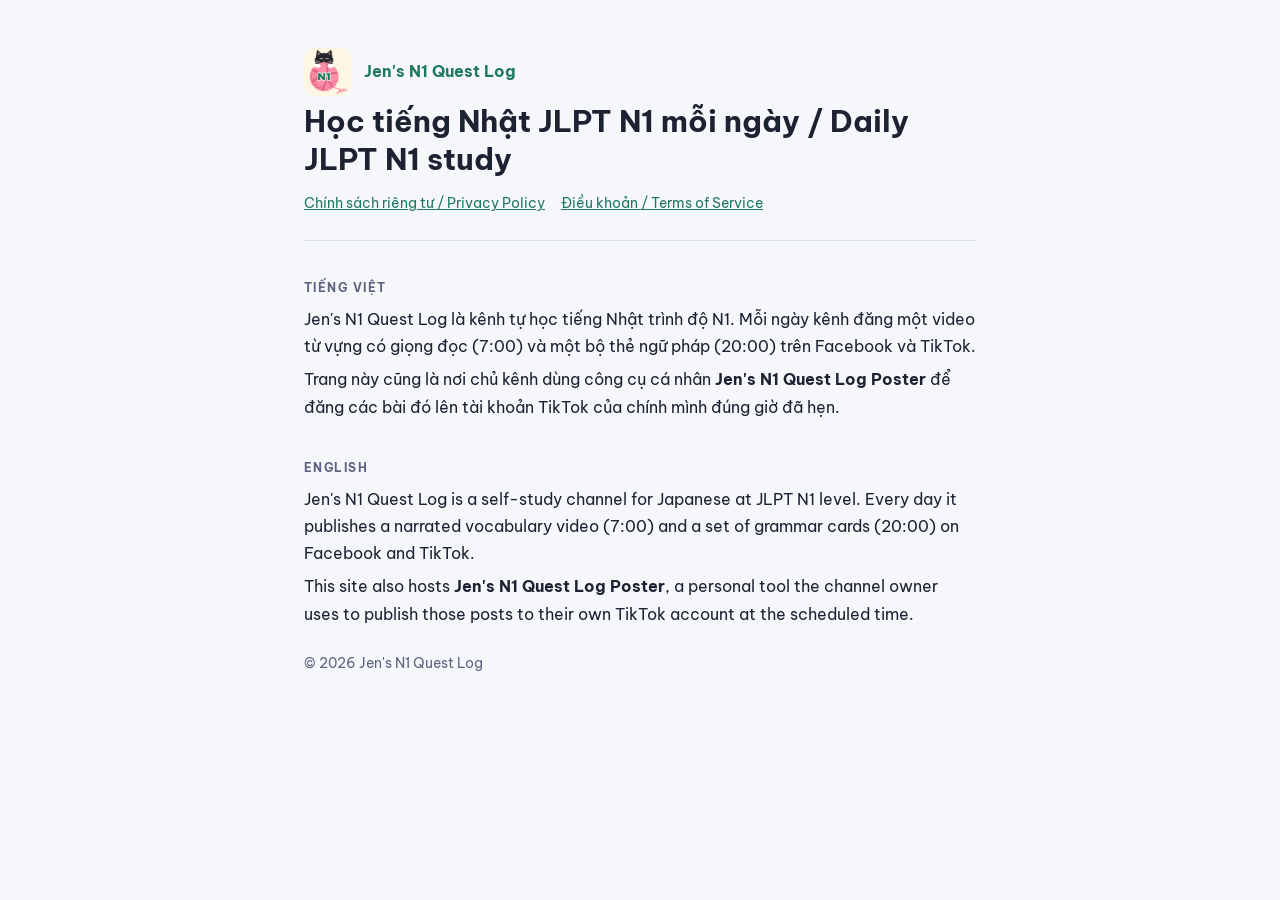
<file: index.html>
<!doctype html>
<html lang="vi">
<head>
<meta charset="utf-8">
<meta name="viewport" content="width=device-width,initial-scale=1">
<title>Jen's N1 Quest Log</title>
<link rel="icon" href="icon.png">
<link rel="stylesheet" href="https://fonts.googleapis.com/css2?family=Be+Vietnam+Pro:wght@400;600;700&display=swap">
<link rel="stylesheet" href="style.css">
</head>
<body>
<div class="wrap">
  <header>
    <div class="brand"><img src="icon.png" alt="">Jen's N1 Quest Log</div>
    <h1>Học tiếng Nhật JLPT N1 mỗi ngày / Daily JLPT N1 study</h1>
    <nav><a href="privacy.html">Chính sách riêng tư / Privacy Policy</a><a href="terms.html">Điều khoản / Terms of Service</a></nav>
  </header>
  <section>
    <span class="lang">Tiếng Việt</span>
    <p>Jen's N1 Quest Log là kênh tự học tiếng Nhật trình độ N1. Mỗi ngày kênh đăng một video từ vựng có giọng đọc (7:00) và một bộ thẻ ngữ pháp (20:00) trên Facebook và TikTok.</p>
    <p>Trang này cũng là nơi chủ kênh dùng công cụ cá nhân <strong>Jen's N1 Quest Log Poster</strong> để đăng các bài đó lên tài khoản TikTok của chính mình đúng giờ đã hẹn.</p>
  </section>
  <section>
    <span class="lang">English</span>
    <p>Jen's N1 Quest Log is a self-study channel for Japanese at JLPT N1 level. Every day it publishes a narrated vocabulary video (7:00) and a set of grammar cards (20:00) on Facebook and TikTok.</p>
    <p>This site also hosts <strong>Jen's N1 Quest Log Poster</strong>, a personal tool the channel owner uses to publish those posts to their own TikTok account at the scheduled time.</p>
  </section>
  <footer>© 2026 Jen's N1 Quest Log</footer>
</div>
</body>
</html>
</file>
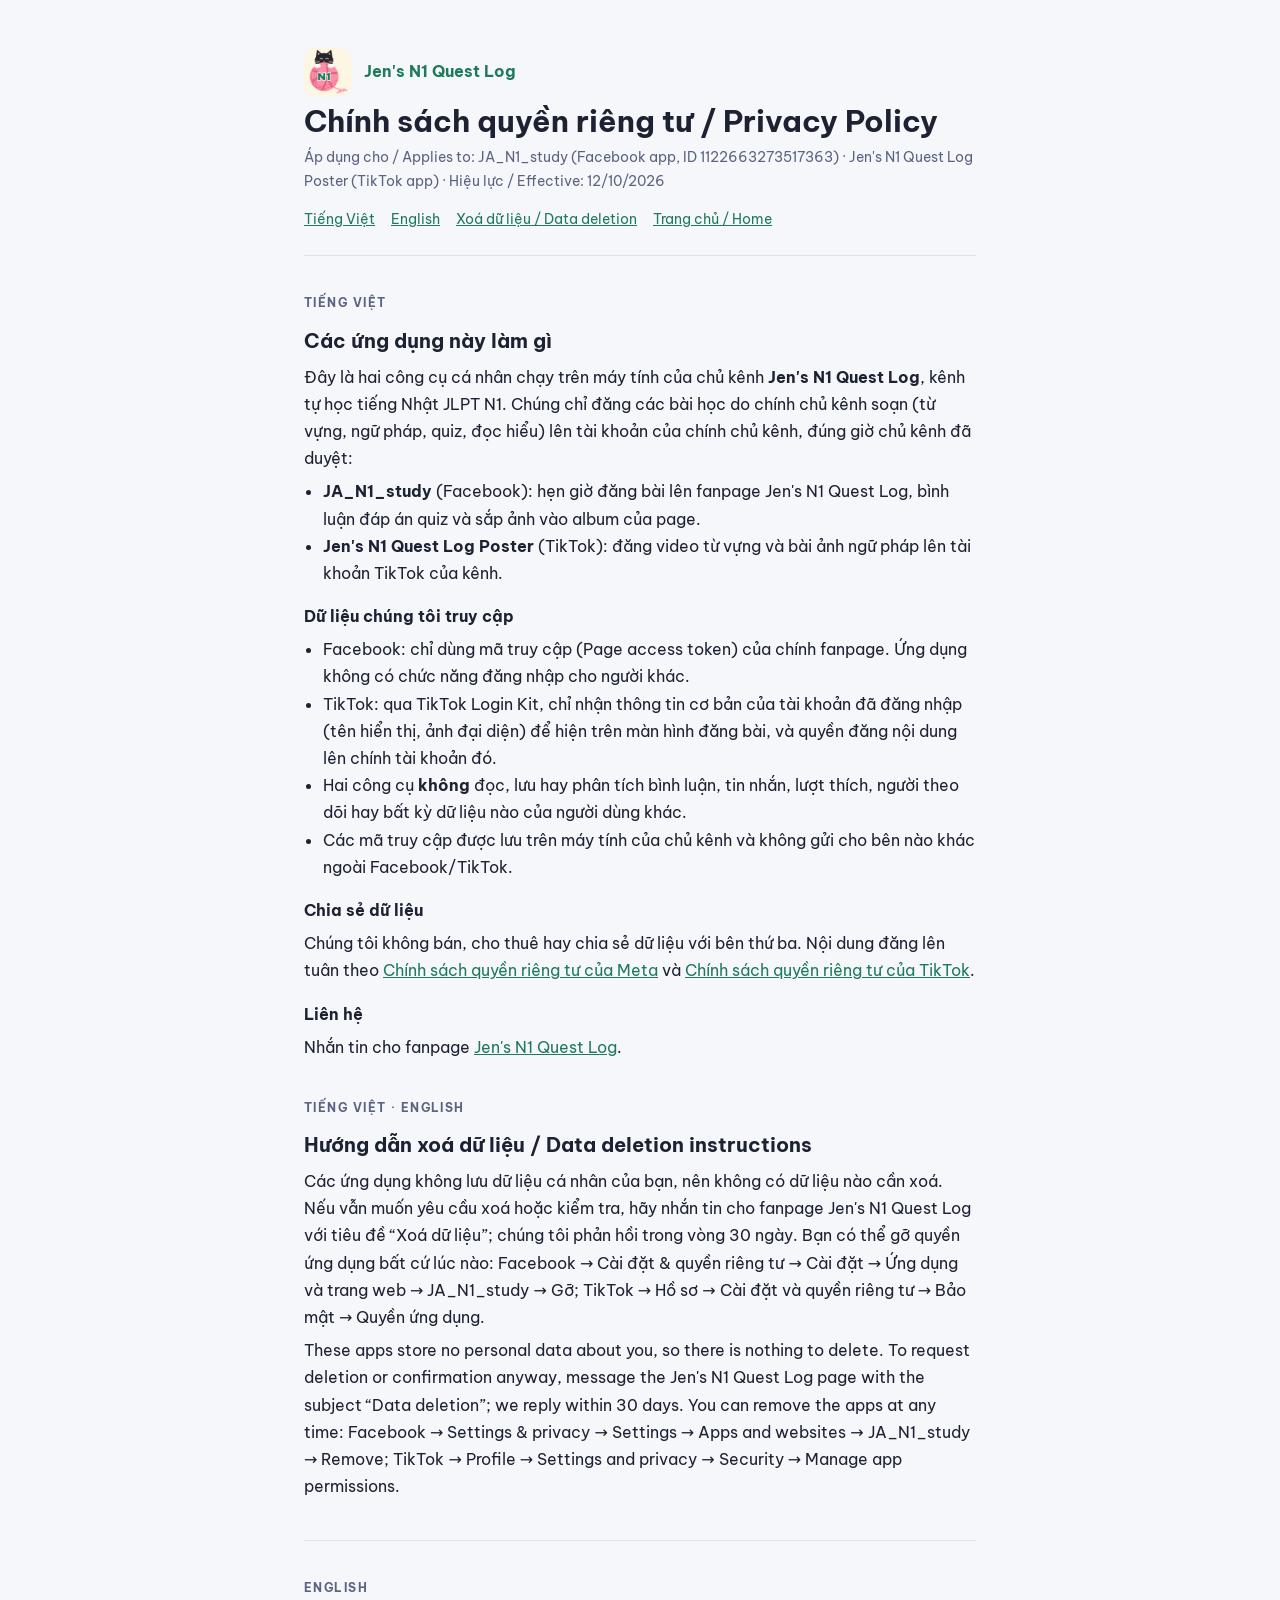
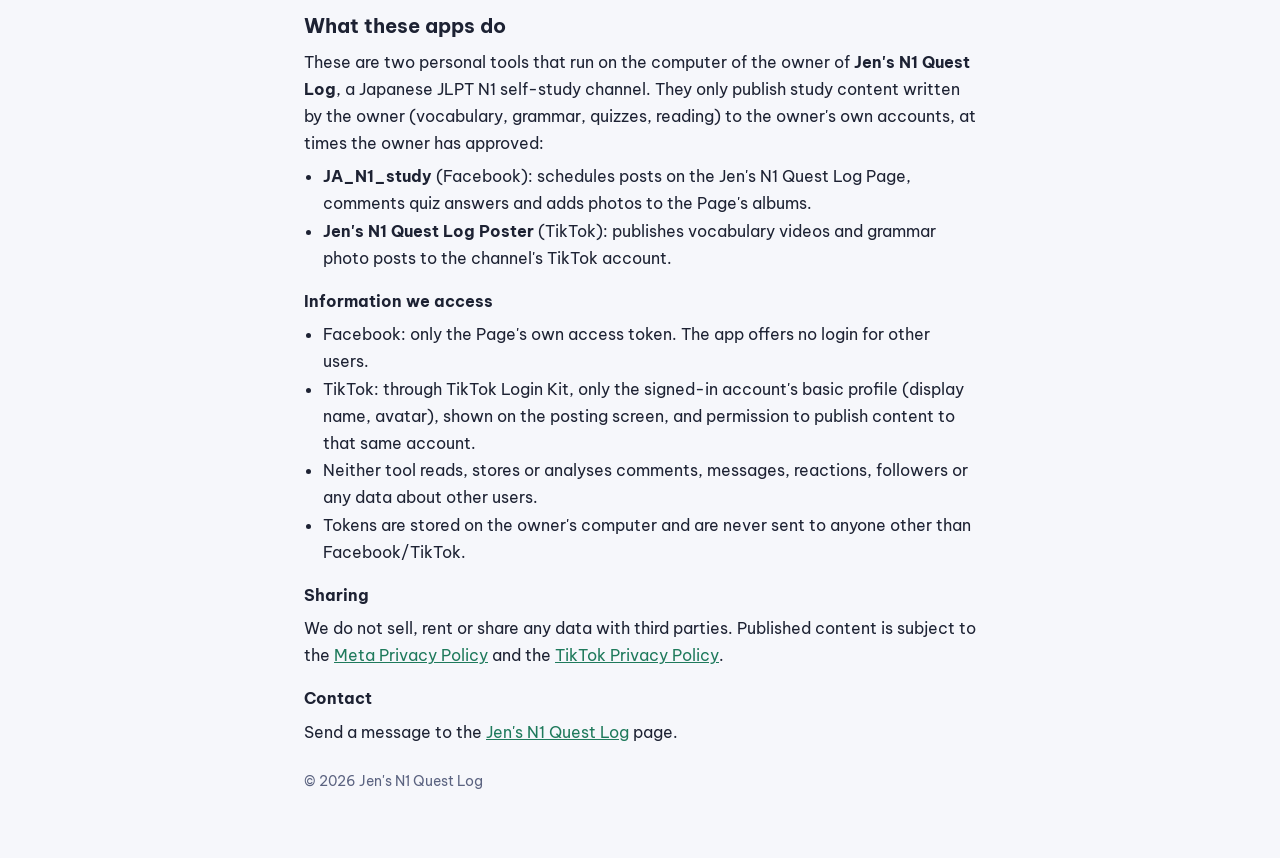
<file: privacy.html>
<!doctype html>
<html lang="vi">
<head>
<meta charset="utf-8">
<meta name="viewport" content="width=device-width,initial-scale=1">
<title>Privacy Policy</title>
<link rel="icon" href="icon.png">
<link rel="stylesheet" href="https://fonts.googleapis.com/css2?family=Be+Vietnam+Pro:wght@400;600;700&display=swap">
<link rel="stylesheet" href="style.css">
</head>
<body>
<div class="wrap">
  <header>
    <div class="brand"><img src="icon.png" alt="">Jen's N1 Quest Log</div>
    <h1>Chính sách quyền riêng tư / Privacy Policy</h1>
    <p class="meta">Áp dụng cho / Applies to: JA_N1_study (Facebook app, ID 1122663273517363) · Jen's N1 Quest Log Poster (TikTok app) · Hiệu lực / Effective: 12/10/2026</p>
    <nav><a href="#tieng-viet">Tiếng Việt</a><a href="#english">English</a><a href="#xoa-du-lieu">Xoá dữ liệu / Data deletion</a><a href="index.html">Trang chủ / Home</a></nav>
  </header>

  <section id="tieng-viet">
    <span class="lang">Tiếng Việt</span>
    <h2>Các ứng dụng này làm gì</h2>
    <p>Đây là hai công cụ cá nhân chạy trên máy tính của chủ kênh <strong>Jen's N1 Quest Log</strong>, kênh tự học tiếng Nhật JLPT N1. Chúng chỉ đăng các bài học do chính chủ kênh soạn (từ vựng, ngữ pháp, quiz, đọc hiểu) lên tài khoản của chính chủ kênh, đúng giờ chủ kênh đã duyệt:</p>
    <ul>
      <li><strong>JA_N1_study</strong> (Facebook): hẹn giờ đăng bài lên fanpage Jen's N1 Quest Log, bình luận đáp án quiz và sắp ảnh vào album của page.</li>
      <li><strong>Jen's N1 Quest Log Poster</strong> (TikTok): đăng video từ vựng và bài ảnh ngữ pháp lên tài khoản TikTok của kênh.</li>
    </ul>
    <h3>Dữ liệu chúng tôi truy cập</h3>
    <ul>
      <li>Facebook: chỉ dùng mã truy cập (Page access token) của chính fanpage. Ứng dụng không có chức năng đăng nhập cho người khác.</li>
      <li>TikTok: qua TikTok Login Kit, chỉ nhận thông tin cơ bản của tài khoản đã đăng nhập (tên hiển thị, ảnh đại diện) để hiện trên màn hình đăng bài, và quyền đăng nội dung lên chính tài khoản đó.</li>
      <li>Hai công cụ <strong>không</strong> đọc, lưu hay phân tích bình luận, tin nhắn, lượt thích, người theo dõi hay bất kỳ dữ liệu nào của người dùng khác.</li>
      <li>Các mã truy cập được lưu trên máy tính của chủ kênh và không gửi cho bên nào khác ngoài Facebook/TikTok.</li>
    </ul>
    <h3>Chia sẻ dữ liệu</h3>
    <p>Chúng tôi không bán, cho thuê hay chia sẻ dữ liệu với bên thứ ba. Nội dung đăng lên tuân theo <a href="https://www.facebook.com/privacy/policy/" rel="noopener">Chính sách quyền riêng tư của Meta</a> và <a href="https://www.tiktok.com/legal/privacy-policy" rel="noopener">Chính sách quyền riêng tư của TikTok</a>.</p>
    <h3>Liên hệ</h3>
    <p>Nhắn tin cho fanpage <a href="https://www.facebook.com/451516738258596" rel="noopener">Jen's N1 Quest Log</a>.</p>
  </section>

  <section id="xoa-du-lieu">
    <span class="lang">Tiếng Việt · English</span>
    <h2>Hướng dẫn xoá dữ liệu / Data deletion instructions</h2>
    <p>Các ứng dụng không lưu dữ liệu cá nhân của bạn, nên không có dữ liệu nào cần xoá. Nếu vẫn muốn yêu cầu xoá hoặc kiểm tra, hãy nhắn tin cho fanpage Jen's N1 Quest Log với tiêu đề “Xoá dữ liệu”; chúng tôi phản hồi trong vòng 30 ngày. Bạn có thể gỡ quyền ứng dụng bất cứ lúc nào: Facebook → Cài đặt &amp; quyền riêng tư → Cài đặt → Ứng dụng và trang web → JA_N1_study → Gỡ; TikTok → Hồ sơ → Cài đặt và quyền riêng tư → Bảo mật → Quyền ứng dụng.</p>
    <p>These apps store no personal data about you, so there is nothing to delete. To request deletion or confirmation anyway, message the Jen's N1 Quest Log page with the subject “Data deletion”; we reply within 30 days. You can remove the apps at any time: Facebook → Settings &amp; privacy → Settings → Apps and websites → JA_N1_study → Remove; TikTok → Profile → Settings and privacy → Security → Manage app permissions.</p>
  </section>

  <hr>

  <section id="english">
    <span class="lang">English</span>
    <h2>What these apps do</h2>
    <p>These are two personal tools that run on the computer of the owner of <strong>Jen's N1 Quest Log</strong>, a Japanese JLPT N1 self-study channel. They only publish study content written by the owner (vocabulary, grammar, quizzes, reading) to the owner's own accounts, at times the owner has approved:</p>
    <ul>
      <li><strong>JA_N1_study</strong> (Facebook): schedules posts on the Jen's N1 Quest Log Page, comments quiz answers and adds photos to the Page's albums.</li>
      <li><strong>Jen's N1 Quest Log Poster</strong> (TikTok): publishes vocabulary videos and grammar photo posts to the channel's TikTok account.</li>
    </ul>
    <h3>Information we access</h3>
    <ul>
      <li>Facebook: only the Page's own access token. The app offers no login for other users.</li>
      <li>TikTok: through TikTok Login Kit, only the signed-in account's basic profile (display name, avatar), shown on the posting screen, and permission to publish content to that same account.</li>
      <li>Neither tool reads, stores or analyses comments, messages, reactions, followers or any data about other users.</li>
      <li>Tokens are stored on the owner's computer and are never sent to anyone other than Facebook/TikTok.</li>
    </ul>
    <h3>Sharing</h3>
    <p>We do not sell, rent or share any data with third parties. Published content is subject to the <a href="https://www.facebook.com/privacy/policy/" rel="noopener">Meta Privacy Policy</a> and the <a href="https://www.tiktok.com/legal/privacy-policy" rel="noopener">TikTok Privacy Policy</a>.</p>
    <h3>Contact</h3>
    <p>Send a message to the <a href="https://www.facebook.com/451516738258596" rel="noopener">Jen's N1 Quest Log</a> page.</p>
  </section>

  <footer>© 2026 Jen's N1 Quest Log</footer>
</div>
</body>
</html>
</file>
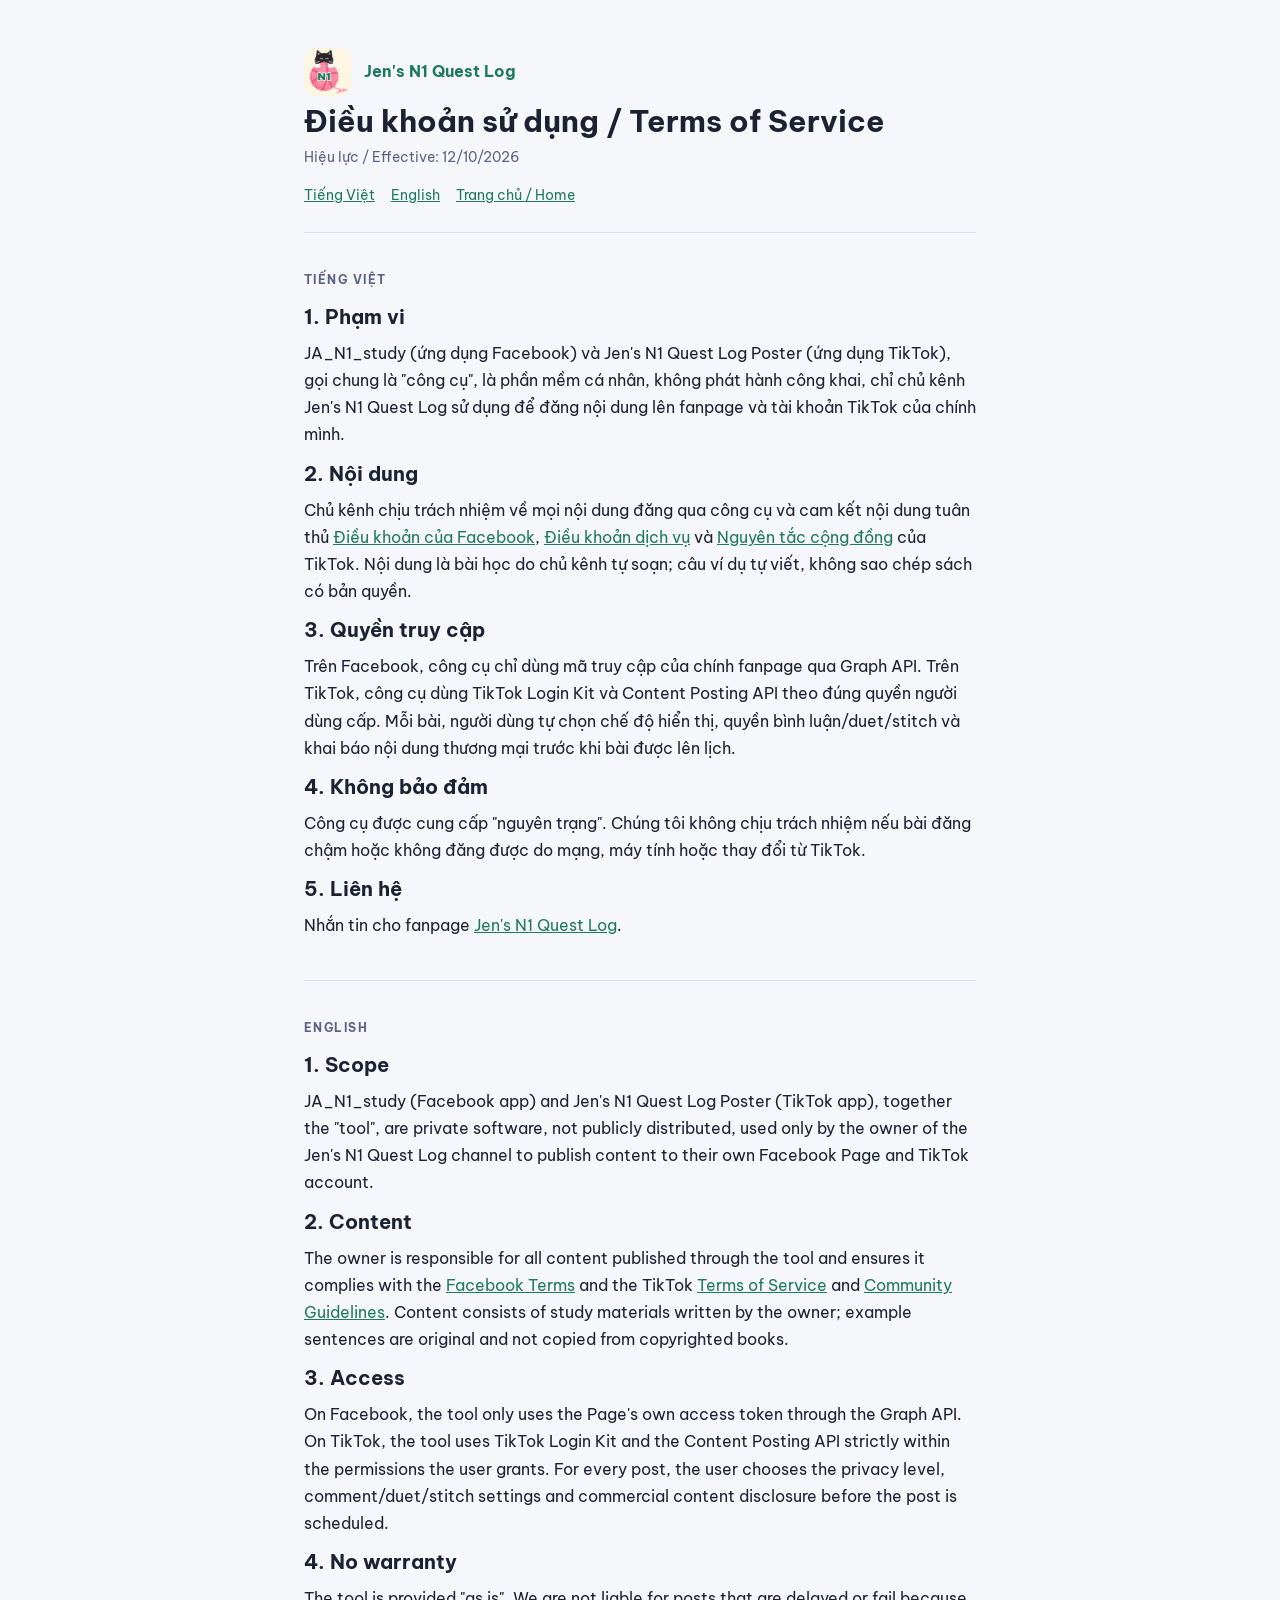
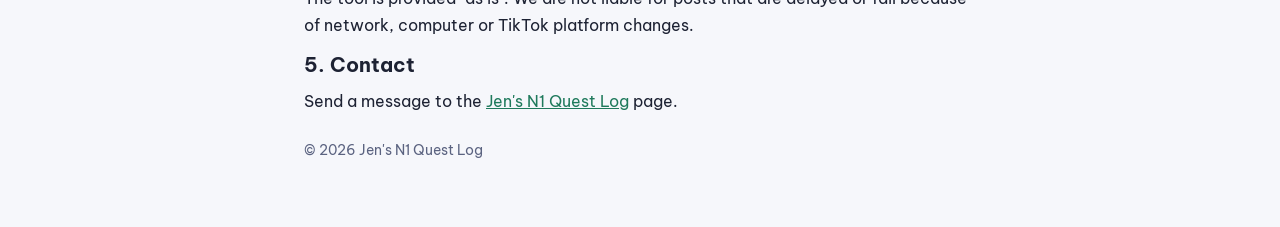
<file: terms.html>
<!doctype html>
<html lang="vi">
<head>
<meta charset="utf-8">
<meta name="viewport" content="width=device-width,initial-scale=1">
<title>Terms of Service</title>
<link rel="icon" href="icon.png">
<link rel="stylesheet" href="https://fonts.googleapis.com/css2?family=Be+Vietnam+Pro:wght@400;600;700&display=swap">
<link rel="stylesheet" href="style.css">
</head>
<body>
<div class="wrap">
  <header>
    <div class="brand"><img src="icon.png" alt="">Jen's N1 Quest Log</div>
    <h1>Điều khoản sử dụng / Terms of Service</h1>
    <p class="meta">Hiệu lực / Effective: 12/10/2026</p>
    <nav><a href="#tieng-viet">Tiếng Việt</a><a href="#english">English</a><a href="index.html">Trang chủ / Home</a></nav>
  </header>

  <section id="tieng-viet">
    <span class="lang">Tiếng Việt</span>
    <h2>1. Phạm vi</h2>
    <p>JA_N1_study (ứng dụng Facebook) và Jen's N1 Quest Log Poster (ứng dụng TikTok), gọi chung là "công cụ", là phần mềm cá nhân, không phát hành công khai, chỉ chủ kênh Jen's N1 Quest Log sử dụng để đăng nội dung lên fanpage và tài khoản TikTok của chính mình.</p>
    <h2>2. Nội dung</h2>
    <p>Chủ kênh chịu trách nhiệm về mọi nội dung đăng qua công cụ và cam kết nội dung tuân thủ <a href="https://www.facebook.com/terms" rel="noopener">Điều khoản của Facebook</a>, <a href="https://www.tiktok.com/legal/terms-of-service" rel="noopener">Điều khoản dịch vụ</a> và <a href="https://www.tiktok.com/community-guidelines" rel="noopener">Nguyên tắc cộng đồng</a> của TikTok. Nội dung là bài học do chủ kênh tự soạn; câu ví dụ tự viết, không sao chép sách có bản quyền.</p>
    <h2>3. Quyền truy cập</h2>
    <p>Trên Facebook, công cụ chỉ dùng mã truy cập của chính fanpage qua Graph API. Trên TikTok, công cụ dùng TikTok Login Kit và Content Posting API theo đúng quyền người dùng cấp. Mỗi bài, người dùng tự chọn chế độ hiển thị, quyền bình luận/duet/stitch và khai báo nội dung thương mại trước khi bài được lên lịch.</p>
    <h2>4. Không bảo đảm</h2>
    <p>Công cụ được cung cấp "nguyên trạng". Chúng tôi không chịu trách nhiệm nếu bài đăng chậm hoặc không đăng được do mạng, máy tính hoặc thay đổi từ TikTok.</p>
    <h2>5. Liên hệ</h2>
    <p>Nhắn tin cho fanpage <a href="https://www.facebook.com/451516738258596" rel="noopener">Jen's N1 Quest Log</a>.</p>
  </section>

  <hr>

  <section id="english">
    <span class="lang">English</span>
    <h2>1. Scope</h2>
    <p>JA_N1_study (Facebook app) and Jen's N1 Quest Log Poster (TikTok app), together the "tool", are private software, not publicly distributed, used only by the owner of the Jen's N1 Quest Log channel to publish content to their own Facebook Page and TikTok account.</p>
    <h2>2. Content</h2>
    <p>The owner is responsible for all content published through the tool and ensures it complies with the <a href="https://www.facebook.com/terms" rel="noopener">Facebook Terms</a> and the TikTok <a href="https://www.tiktok.com/legal/terms-of-service" rel="noopener">Terms of Service</a> and <a href="https://www.tiktok.com/community-guidelines" rel="noopener">Community Guidelines</a>. Content consists of study materials written by the owner; example sentences are original and not copied from copyrighted books.</p>
    <h2>3. Access</h2>
    <p>On Facebook, the tool only uses the Page's own access token through the Graph API. On TikTok, the tool uses TikTok Login Kit and the Content Posting API strictly within the permissions the user grants. For every post, the user chooses the privacy level, comment/duet/stitch settings and commercial content disclosure before the post is scheduled.</p>
    <h2>4. No warranty</h2>
    <p>The tool is provided "as is". We are not liable for posts that are delayed or fail because of network, computer or TikTok platform changes.</p>
    <h2>5. Contact</h2>
    <p>Send a message to the <a href="https://www.facebook.com/451516738258596" rel="noopener">Jen's N1 Quest Log</a> page.</p>
  </section>

  <footer>© 2026 Jen's N1 Quest Log</footer>
</div>
</body>
</html>
</file>
<file: style.css>
:root {
  --bg: #f6f7fb; --paper: #ffffff; --fg: #1d2233; --muted: #5b6380; --line: #dde1ee; --accent: #1f7a5c;
  --f-body: "Be Vietnam Pro", "Segoe UI", system-ui, sans-serif;
  color-scheme: light;
}
@media (prefers-color-scheme: dark) {
  :root { --bg: #12141c; --paper: #1a1d28; --fg: #e6e8f2; --muted: #a0a7c2; --line: #2c3144; --accent: #6fd3a8; color-scheme: dark; }
}
* { box-sizing: border-box; }
body { margin: 0; background: var(--bg); color: var(--fg); font-family: var(--f-body); font-size: 16px; line-height: 1.7; }
.wrap { max-width: 44rem; margin: 0 auto; padding: 48px 16px 64px; }
header { display: grid; gap: 6px; padding-bottom: 24px; border-bottom: 1px solid var(--line); }
.brand { display: flex; align-items: center; gap: 12px; color: var(--accent); font-weight: 700; }
.brand img { width: 48px; height: 48px; border-radius: 12px; }
h1 { font-size: 1.9rem; line-height: 1.25; margin: 0; }
.meta { color: var(--muted); font-size: 14px; margin: 0; }
nav { display: flex; flex-wrap: wrap; gap: 8px 16px; font-size: 14px; padding-top: 8px; }
a { color: var(--accent); }
section { padding-top: 32px; }
.lang { font-size: 12px; font-weight: 700; letter-spacing: .12em; text-transform: uppercase; color: var(--muted); }
h2 { font-size: 1.25rem; margin: 8px 0 0; }
h3 { font-size: 1rem; margin: 16px 0 0; }
p, ul { margin: 6px 0 0; }
ul { padding-left: 1.2em; }
hr { border: 0; border-top: 1px solid var(--line); margin: 40px 0 0; }
footer { color: var(--muted); font-size: 14px; padding-top: 24px; }
</file>
